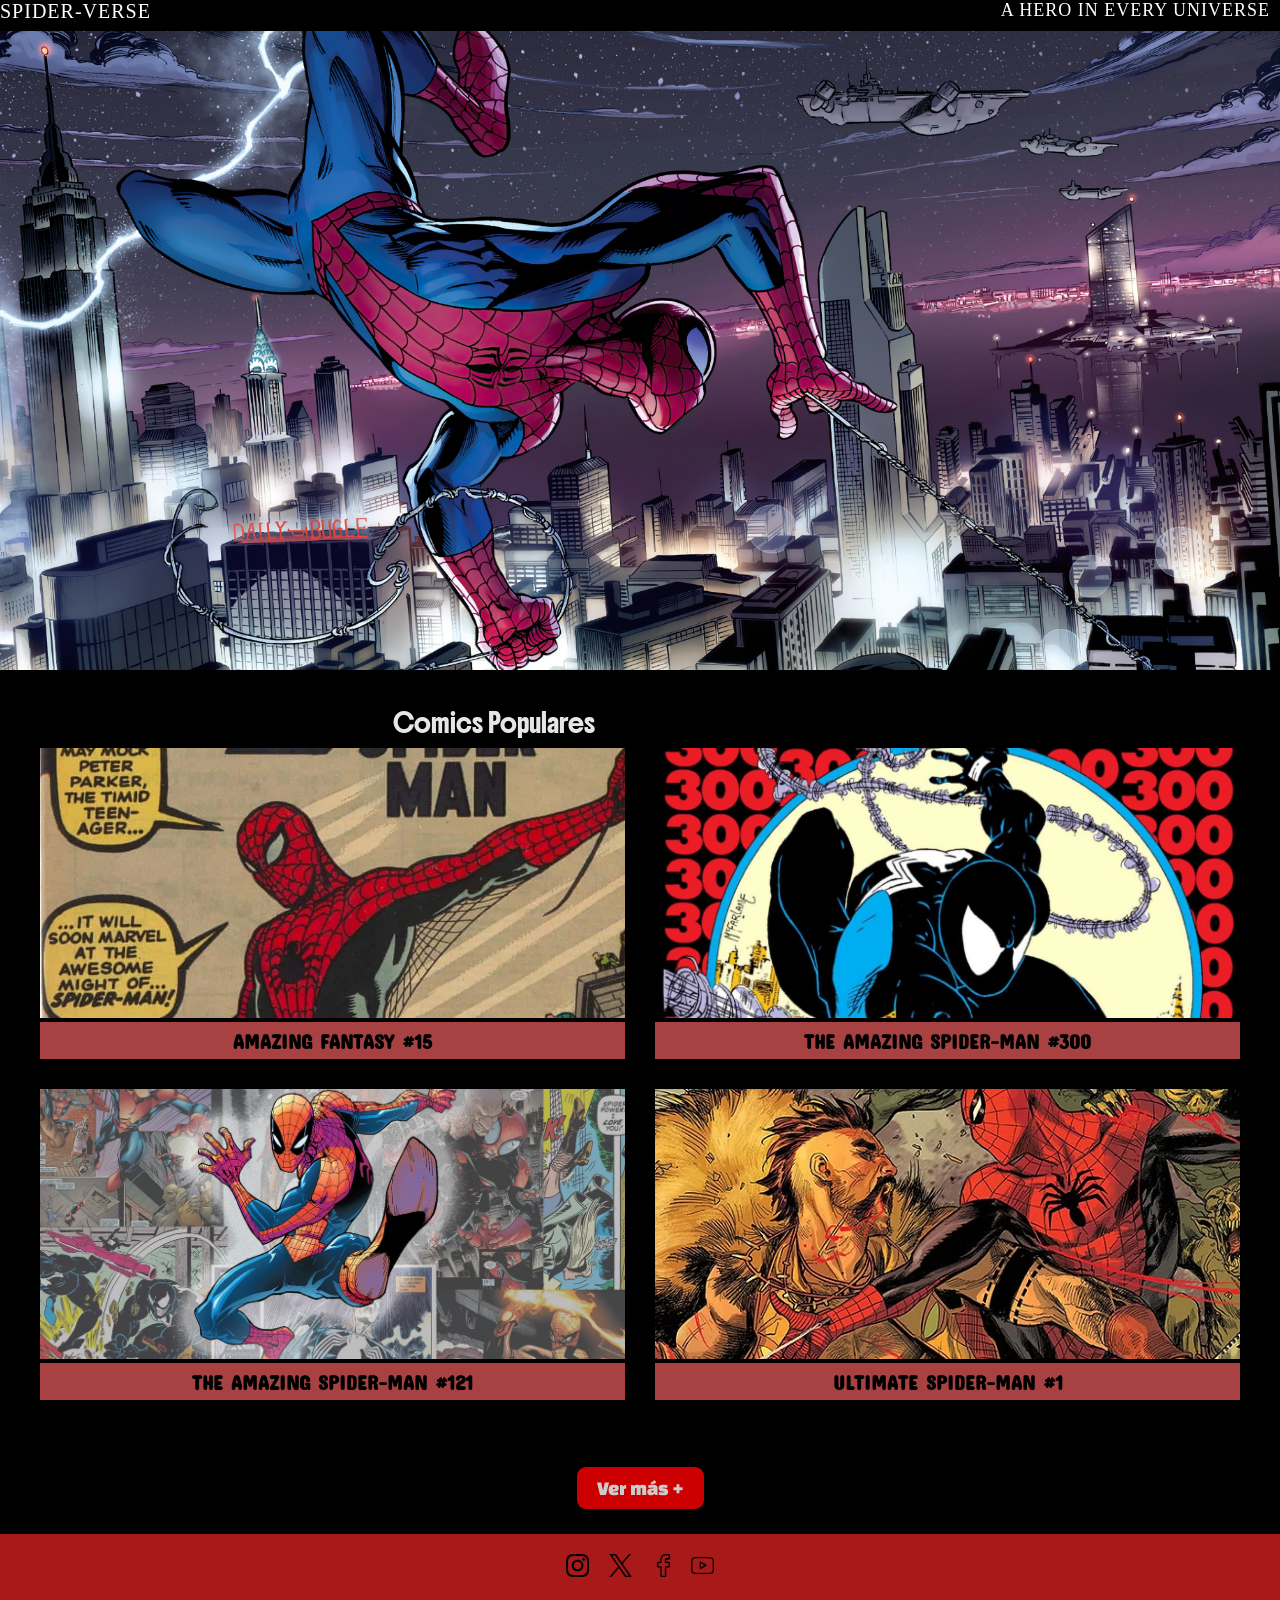
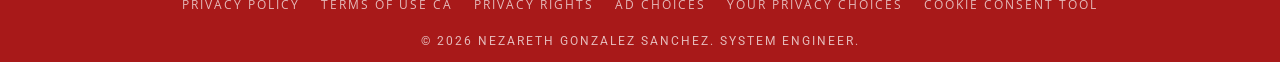
<file: comics.html>
<!DOCTYPE html>
<html style="background-color: rgb(0, 0, 0); background-repeat: no-repeat; background-size: cover;">
<head>
  <meta name="viewport" content="width=device-width, initial-scale=1.0">
  <link href="https://fonts.googleapis.com/css2?family=Bree+Serif&display=swap" rel="stylesheet">
  <link href="https://fonts.googleapis.com/css2?family=Changa+One&display=swap" rel="stylesheet">
  <link href="https://fonts.googleapis.com/css2?family=News+Cycle&display=swap" rel="stylesheet">
  <link href="https://fonts.googleapis.com/css2?family=Concert+One&display=swap" rel="stylesheet">
  <link href="https://fonts.googleapis.com/css2?family=Cinzel:wght@400;600;700&display=swap" rel="stylesheet">
  <link href="https://fonts.googleapis.com/css2?family=Open+Sans&family=Roboto&display=swap" rel="stylesheet">
  <link href="https://fonts.googleapis.com/css2?family=Boldonse&display=swap" rel="stylesheet">
  <link rel="stylesheet" href="comics.css">
<link rel="icon" href="data:image/svg+xml,
<svg xmlns='http://www.w3.org/2000/svg' viewBox='0 0 64 64'>
<rect width='64' height='64' fill='%23110f0d'/>
<polygon points='32,8 38,26 56,26 42,38 48,56 32,46 16,56 22,38 8,26 26,26'
fill='%23ff2e2e'/>
</svg>">
  
    <title>Comics</title>
</head>


<body style="margin:0;  overflow-x: hidden;">

<div style="
  background-color: rgb(0, 0, 0);
  height: 31px;
  width: 100%;
  position: fixed;
  top:0px;
  left:0px;
  margin:0;
  color:rgb(255, 255, 255);
  font-size:20px;
  letter-spacing:1px;
  z-index:9999;
">
  SPIDER-VERSE
</div>

<div style="
  background-color: rgb(0, 0, 0);
  height: 31px;
  position: fixed;
  top:0px;
  right:10px;
  margin:0;
  color:rgb(255, 255, 255);
  font-size:18px;
  letter-spacing:1px;
   z-index:9999;
">
  A HERO IN EVERY UNIVERSE
</div>
 
<div class="image">
<img src="img/comic.jpg">
</div> <br> <br>

<div class="textnew"> Comics Populares</div>

<div class="contenedor-cards">

<a href="https://archive.org/details/Amazing_Fantasy_vol1_15_201607" target="_blank" style="text-decoration:none; border-bottom:none;">
  <div class="card">
    <img src="img/comi1.jpg">
    <div class="card-text">
      <b><span style="color:rgb(0, 0, 0); font-family: 'Concert One', cursive; font-size: 20px; text-transform: uppercase;">Amazing Fantasy #15</span></b>
    </div>
  </div>
</a>

<a href="https://online.flipbuilder.com/hukh/aikq/" target="_blank" style="text-decoration:none; border-bottom:none;">
  <div class="card">
    <img src="img/comi2.jpg">
    <div class="card-text">
      <b><span style="color:rgb(0, 0, 0); font-family: 'Concert One', cursive; font-size: 20px; text-transform: uppercase;">The Amazing Spider-Man #300</span></b>
    </div>
  </div>
</a>

<a href="https://www.zipcomic.com/the-amazing-spider-man-1963-issue-121" target="_blank" style="text-decoration:none; border-bottom:none;">
  <div class="card">
    <img src="img/comi3.avif">
    <div class="card-text">
      <b><span style="color:rgb(0, 0, 0); font-family: 'Concert One', cursive; font-size: 20px; text-transform: uppercase;">The Amazing Spider-Man #121</span></b>
    </div>
  </div>
</a>

<a href="https://archive.org/details/Ultimate_Spider-Man_Comics" target="_blank" style="text-decoration:none; border-bottom:none;">
  <div class="card">
    <img src="img/comi4.avif">
    <div class="card-text">
      <b><span style="color:rgb(0, 0, 0); font-family: 'Concert One', cursive; font-size: 20px; text-transform: uppercase;">Ultimate Spider-Man #1</span></b>
    </div>
  </div>
</a>

</div> <br><br><br>

   

<center>
  <input type="checkbox" id="toggle" style="display:none;">

  <label for="toggle" class="boton">Ver más +</label>

  <p id="mensaje" style="color:rgb(255, 255, 255); font-family: 'Changa One', sans-serif; font-size: 20px;">
    Es todo por el momento… <br>
    Puedes explorar los cómics o la historia Spider-Verse. ¡Gracias por visitar!
  </p>
</center>


      <div class="barra_inferior" style="text-align:center;">
          <img src="img/insta.png" width="23px" style="vertical-align: middle;"> &nbsp; &nbsp;
          <img src="img/twi.png" width="23px" style="vertical-align: middle;"> &nbsp; &nbsp;
          <img src="img/face.png" width="23px" style="vertical-align: middle;">&nbsp; &nbsp;
          <img src="img/you.png" width="23px" style="vertical-align: middle;"> <br><br>
          <span style="color: white; font-family: 'Open Sans', sans-serif; opacity: 0.7; font-size: 13.5px; letter-spacing: 2px; font-size: 12px; text-transform: uppercase;"> Privacy Policy </span> &nbsp; &nbsp;
          <span style="color: white; font-family: 'Open Sans', sans-serif; opacity: 0.7; font-size: 13.5px; letter-spacing: 2px; font-size: 12px; text-transform: uppercase;"> Terms of Use CA </span> &nbsp; &nbsp;
          <span style="color: white; font-family: 'Open Sans', sans-serif; opacity: 0.7; font-size: 13.5px; letter-spacing: 2px; font-size: 12px; text-transform: uppercase;"> Privacy Rights </span> &nbsp; &nbsp;
          <span style="color: white; font-family: 'Open Sans', sans-serif; opacity: 0.7; font-size: 13.5px; letter-spacing: 2px; font-size: 12px; text-transform: uppercase;"> Ad Choices </span> &nbsp; &nbsp;
          <span style="color: white; font-family: 'Open Sans', sans-serif; opacity: 0.7; font-size: 13.5px; letter-spacing: 2px; font-size: 12px; text-transform: uppercase;"> Your Privacy Choices </span> &nbsp; &nbsp;
          <span style="color: white; font-family: 'Open Sans', sans-serif; opacity: 0.7; font-size: 13.5px; letter-spacing: 2px; font-size: 12px; text-transform: uppercase;"> Cookie Consent Tool </span> <br> <br>
          <span style="color: white; font-family: 'Roboto', sans-serif; opacity: 0.7; font-size: 13.65px; letter-spacing: 2px; font-size: 12px; text-transform: uppercase;"> © 2026 Nezareth Gonzalez Sanchez. System Engineer. </span> <br>
      </div>



</body>
</html>
</file>
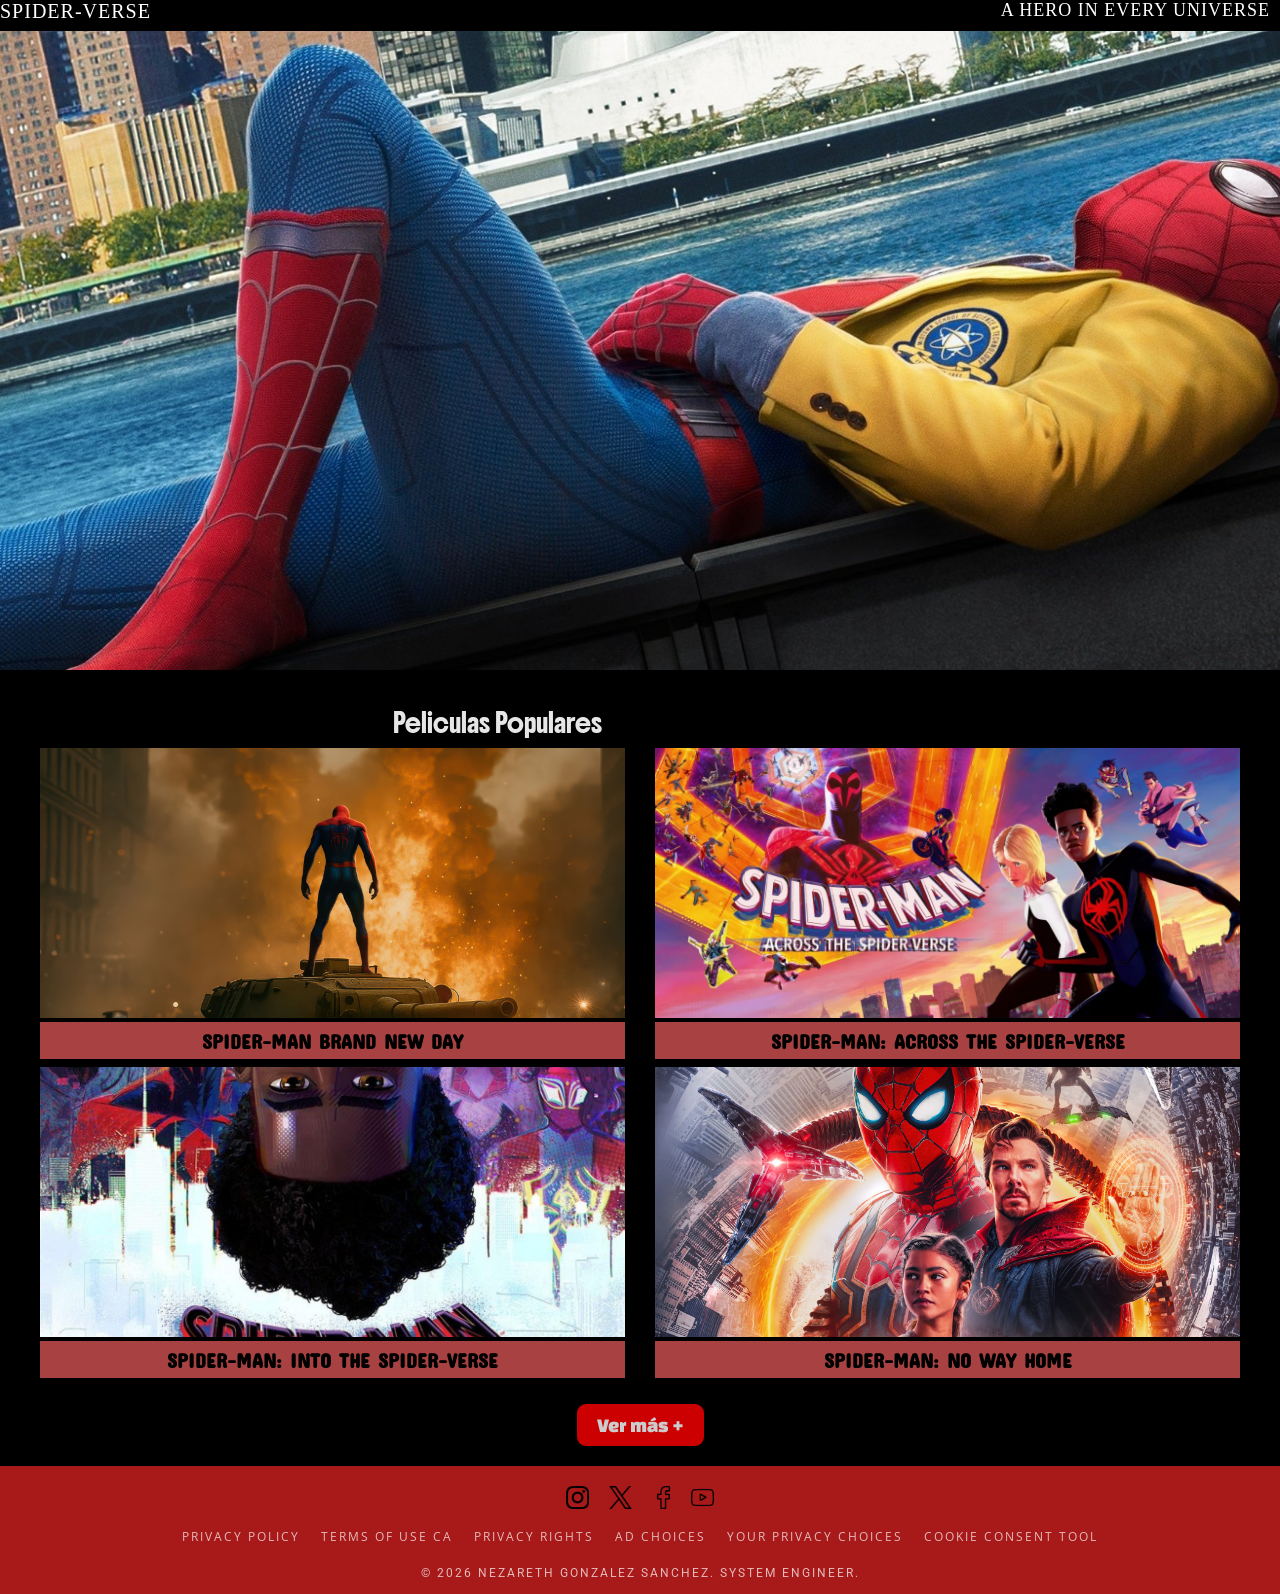
<file: peliculas.html>
<!DOCTYPE html>
<html style="background-color: rgb(0, 0, 0); background-repeat: no-repeat; background-size: cover;">
<head>
  <meta name="viewport" content="width=device-width, initial-scale=1.0">
  <link href="https://fonts.googleapis.com/css2?family=Bree+Serif&display=swap" rel="stylesheet">
  <link href="https://fonts.googleapis.com/css2?family=Changa+One&display=swap" rel="stylesheet">
  <link href="https://fonts.googleapis.com/css2?family=News+Cycle&display=swap" rel="stylesheet">
  <link href="https://fonts.googleapis.com/css2?family=Concert+One&display=swap" rel="stylesheet">
  <link href="https://fonts.googleapis.com/css2?family=Cinzel:wght@400;600;700&display=swap" rel="stylesheet">
  <link href="https://fonts.googleapis.com/css2?family=Open+Sans&family=Roboto&display=swap" rel="stylesheet">
  <link href="https://fonts.googleapis.com/css2?family=Boldonse&display=swap" rel="stylesheet">
  <link rel="stylesheet" href="peliculas.css">
  <link rel="icon" href="data:image/svg+xml,
  <svg xmlns='http://www.w3.org/2000/svg' viewBox='0 0 64 64'>
  <rect width='64' height='64' fill='%23000000'/>
  <rect x='10' y='14' width='44' height='36' fill='%23ff2e2e'/>
  <circle cx='18' cy='20' r='2' fill='white'/>
  <circle cx='46' cy='20' r='2' fill='white'/>
  <circle cx='18' cy='44' r='2' fill='white'/>
  <circle cx='46' cy='44' r='2' fill='white'/>
  </svg>">
  
    <title>Peliculas</title>
</head>


<body style="margin:0;  overflow-x: hidden;">

<div style="
  background-color: rgb(0, 0, 0);
  height: 31px;
  width: 100%;
  position: fixed;
  top:0px;
  left:0px;
  margin:0;
  color:rgb(255, 255, 255);
  font-size:20px;
  letter-spacing:1px;
  z-index:9999;
">
  SPIDER-VERSE
</div>

<div style="
  background-color: rgb(0, 0, 0);
  height: 31px;
  position: fixed;
  top:0px;
  right:10px;
  margin:0;
  color:rgb(255, 255, 255);
  font-size:18px;
  letter-spacing:1px;
   z-index:9999;
">
  A HERO IN EVERY UNIVERSE
</div>
 
<div class="image">
<img src="img/pelis.jpg">
</div> <br> <br>

<div class="textnew"> Peliculas Populares</div>


<div class="contenedor-cards">

<a href="https://www.marvel.com/movies/spider-man-brand-new-day" target="_blank" style="text-decoration:none; border-bottom:none;">
  <div class="card">
    <img src="img/peli4.jpg">
    <div class="card-text">
      <b><span style="color:rgb(0, 0, 0); font-family: 'Concert One', cursive; font-size: 20px; text-transform: uppercase;">Spider-Man Brand new day</span></b>
    </div>
  </div>
</a>

<a href="https://www.sonypictures.com/movies/spidermanacrossthespiderverse" target="_blank" style="text-decoration:none; border-bottom:none;">
  <div class="card">
    <img src="img/peli2.webp">
    <div class="card-text">
      <b><span style="color:rgb(0, 0, 0); font-family: 'Concert One', cursive; font-size: 20px; text-transform: uppercase;">Spider-Man: Across the Spider-Verse</span></b>
    </div>
  </div>
</a>

</div>

<div class="contenedor-cards">

<a href="https://www.sonypictures.com/movies/spidermanintothespiderverse" target="_blank" style="text-decoration:none; border-bottom:none;">
  <div class="card">
    <img src="img/peli1.jpg">
    <div class="card-text">
      <b><span style="color:rgb(0, 0, 0); font-family: 'Concert One', cursive; font-size: 20px; text-transform: uppercase; ">Spider-Man: Into the Spider-Verse</span></b>
    </div>
  </div>
</a>

<a href="https://www.marvel.com/movies/spider-man-no-way-home" target="_blank" style="text-decoration:none; border-bottom:none;">
  <div class="card">
    <img src="img/peli3.webp">
    <div class="card-text">
      <b><span style="color:rgb(0, 0, 0); font-family: 'Concert One', cursive; font-size: 20px; text-transform: uppercase;">Spider-Man: No Way Home</span></b>
    </div>
  </div>
</a>

</div> <br>

   

<center>
  <input type="checkbox" id="toggle" style="display:none;">

  <label for="toggle" class="boton">Ver más +</label>

  <p id="mensaje" style="color:rgb(255, 255, 255); font-family: 'Changa One', sans-serif; font-size: 20px;">
    Es todo por el momento…<br>
    Puedes explorar los cómics o la historia Spider-Verse. ¡Gracias por visitar!
  </p>
</center>



      <div class="barra_inferior" style="text-align:center;">
          <img src="img/insta.png" width="23px" style="vertical-align: middle;"> &nbsp; &nbsp;
          <img src="img/twi.png" width="23px" style="vertical-align: middle;"> &nbsp; &nbsp;
          <img src="img/face.png" width="23px" style="vertical-align: middle;">&nbsp; &nbsp;
          <img src="img/you.png" width="23px" style="vertical-align: middle;"> <br><br>
          <span style="color: white; font-family: 'Open Sans', sans-serif; opacity: 0.7; font-size: 13.5px; letter-spacing: 2px; font-size: 12px; text-transform: uppercase;"> Privacy Policy </span> &nbsp; &nbsp;
          <span style="color: white; font-family: 'Open Sans', sans-serif; opacity: 0.7; font-size: 13.5px; letter-spacing: 2px; font-size: 12px; text-transform: uppercase;"> Terms of Use CA </span> &nbsp; &nbsp;
          <span style="color: white; font-family: 'Open Sans', sans-serif; opacity: 0.7; font-size: 13.5px; letter-spacing: 2px; font-size: 12px; text-transform: uppercase;"> Privacy Rights </span> &nbsp; &nbsp;
          <span style="color: white; font-family: 'Open Sans', sans-serif; opacity: 0.7; font-size: 13.5px; letter-spacing: 2px; font-size: 12px; text-transform: uppercase;"> Ad Choices </span> &nbsp; &nbsp;
          <span style="color: white; font-family: 'Open Sans', sans-serif; opacity: 0.7; font-size: 13.5px; letter-spacing: 2px; font-size: 12px; text-transform: uppercase;"> Your Privacy Choices </span> &nbsp; &nbsp;
          <span style="color: white; font-family: 'Open Sans', sans-serif; opacity: 0.7; font-size: 13.5px; letter-spacing: 2px; font-size: 12px; text-transform: uppercase;"> Cookie Consent Tool </span> <br> <br>
          <span style="color: white; font-family: 'Roboto', sans-serif; opacity: 0.7; font-size: 13.65px; letter-spacing: 2px; font-size: 12px; text-transform: uppercase;"> © 2026 Nezareth Gonzalez Sanchez. System Engineer. </span> <br>
      </div>



</body>
</html>
</file>
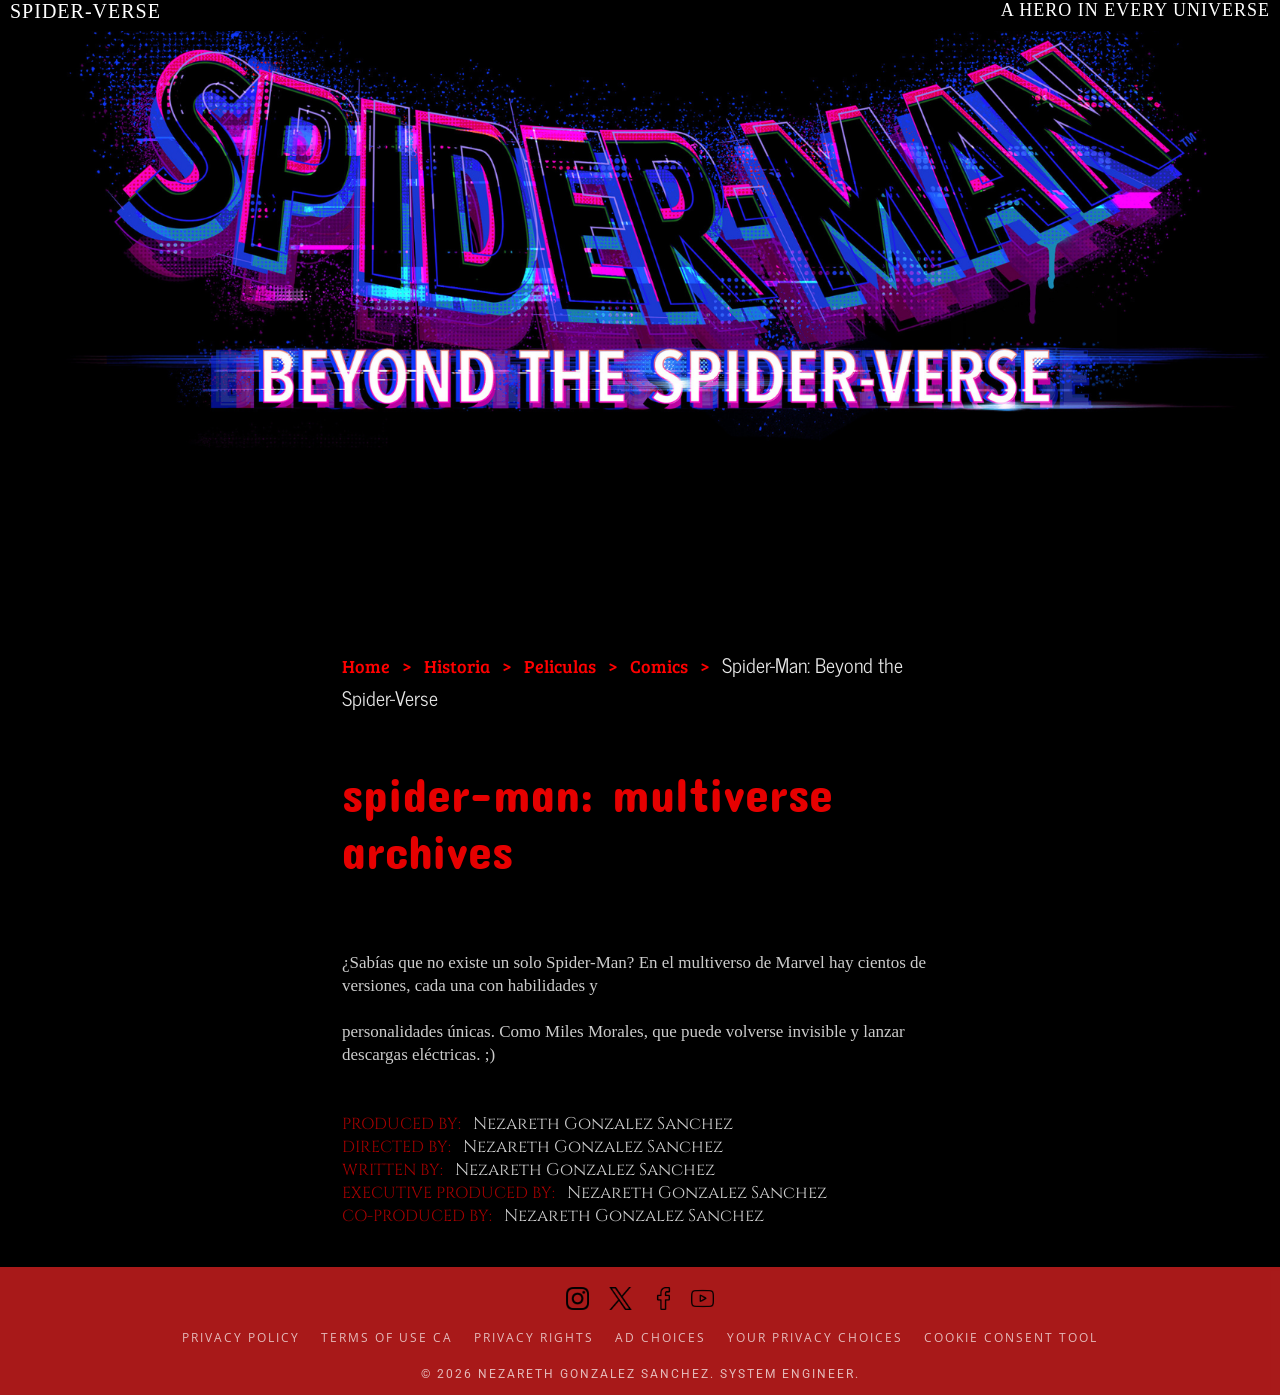
<file: principal.html>
<!DOCTYPE html>
<html style="background-color: rgb(0, 0, 0); background-repeat: no-repeat; background-size: cover;">
<head>
  <meta name="viewport" content="width=device-width, initial-scale=1.0">
  <link href="https://fonts.googleapis.com/css2?family=Bree+Serif&display=swap" rel="stylesheet">
  <link href="https://fonts.googleapis.com/css2?family=Changa+One&display=swap" rel="stylesheet">
  <link href="https://fonts.googleapis.com/css2?family=News+Cycle&display=swap" rel="stylesheet">
  <link href="https://fonts.googleapis.com/css2?family=Concert+One&display=swap" rel="stylesheet">
  <link href="https://fonts.googleapis.com/css2?family=Cinzel:wght@400;600;700&display=swap" rel="stylesheet">
  <link href="https://fonts.googleapis.com/css2?family=Open+Sans&family=Roboto&display=swap" rel="stylesheet">
  <link rel="stylesheet" href="principal.css">
  <link rel="icon" href="data:image/svg+xml,
  <svg xmlns='http://www.w3.org/2000/svg' viewBox='0 0 64 64'>
  <rect width='64' height='64' fill='%230d0c0b'/>
  <circle cx='32' cy='30' r='8' fill='%23ff2e2e'/>
  <ellipse cx='32' cy='42' rx='10' ry='12' fill='%23ff2e2e'/>
  </svg>">
    <title>Spider-Verse</title>
</head>


<body style="margin:0;  overflow-x: hidden;">

<div style="
  background-color: rgb(0, 0, 0);
  height: 31px;
  width: 100%;
  position: fixed;
  top:0px;
  left:10px;
  margin:0px;
  color:rgb(255, 255, 255);
  font-size:20px;
  letter-spacing:1px;
  z-index:9999;
">
  SPIDER-VERSE
</div>

<div style="
  background-color: rgb(0, 0, 0);
  height: 31px;
  position: fixed;
  top:0px;
  right:10px;
  margin:0;
  color:rgb(255, 255, 255);
  font-size:18px;
  letter-spacing:1px;
   z-index:9999;
">
  A HERO IN EVERY UNIVERSE
</div>
 
<img src="img/imagen.png" style="
    width:100%;
    display:block;
    height:450px;
    object-fit:cover;
    position: relative;
    top: -2px;
">


    <table class="tabla" border="0">
      <tr>
        
<td class="opciones">

  <div class="Ani">

  <a href="home.html" onmouseover="this.style.textShadow='0 0 10px red'"
     onmouseout="this.style.textShadow='none'"
     style="color:red; text-decoration:none; border-bottom:none;">
    Home  &nbsp; 
  </a> <span style="color: red;"> > </span> &nbsp;

  <a href="historia.html" target="_blank" onmouseover="this.style.textShadow='0 0 10px red'"
     onmouseout="this.style.textShadow='none'"
     style="color:red; text-decoration:none; border-bottom:none;">
     Historia  &nbsp;
  </a> <span style="color: red;"> > </span> &nbsp;

  <a href="peliculas.html" target="_blank" onmouseover="this.style.textShadow='0 0 10px red'"
     onmouseout="this.style.textShadow='none'"
     style="color:red; text-decoration:none; border-bottom:none;">
     Peliculas &nbsp;  
  </a> <span style="color: red;"> > </span> &nbsp;

  <a href="comics.html" target="_blank" onmouseover="this.style.textShadow='0 0 10px red'"
     onmouseout="this.style.textShadow='none'"
     style="color:red; text-decoration:none; border-bottom:none;">
     Comics &nbsp; 


  </a> <span style="color: red;"> > </span> &nbsp;
       <span style="color: white; font-family: 'News Cycle', sans-serif; opacity: 0.9; font-size: 20px;">  Spider-Man: Beyond the Spider-Verse </span>

      </div>

</td>
      </tr>
<tr>
        <td class="p"> 
          <p>spider-man: multiverse <br>
             archives </p>
        </td>
</tr>

  <tr>
    <td>
      
    </td>
  </tr>


        <tr>

         <td class="p2"> 
            <p>
            <span style="font-family: 'Changa', serif;">¿Sabías que no existe un solo Spider-Man? En el multiverso de Marvel hay cientos de versiones, cada una con habilidades y <br> <br>
            personalidades únicas. Como Miles Morales, que puede volverse invisible y lanzar descargas eléctricas. ;) </span> <br> <br> <br>

           <span style="color:  red; opacity: 0.8; font-size: 16px;"> PRODUCED BY: &nbsp; </span> Nezareth Gonzalez Sanchez<br>
            <span style="color: red; opacity: 0.8; font-size: 16px;"> DIRECTED BY: &nbsp; </span> Nezareth Gonzalez Sanchez<br>
            <span style="color: red; opacity: 0.8; font-size: 16px;"> WRITTEN BY: &nbsp; </span> Nezareth Gonzalez Sanchez<br>
            <span style="color: red; opacity: 0.8; font-size: 16px;"> EXECUTIVE PRODUCED BY: &nbsp; </span> Nezareth Gonzalez Sanchez<br>
            <span style="color: red; opacity: 0.8; font-size: 16px;"> CO-PRODUCED BY: &nbsp; </span> Nezareth Gonzalez Sanchez
            </p>
        </td>
        </tr>

    </table>

      <div class="barra_inferior" style="text-align:center;">
          <img src="img/insta.png" width="23px" style="vertical-align: middle;"> &nbsp; &nbsp;
          <img src="img/twi.png" width="23px" style="vertical-align: middle;"> &nbsp; &nbsp;
          <img src="img/face.png" width="23px" style="vertical-align: middle;">&nbsp; &nbsp;
          <img src="img/you.png" width="23px" style="vertical-align: middle;"> <br><br>
          <span style="color: white; font-family: 'Open Sans', sans-serif; opacity: 0.7; font-size: 13.5px; letter-spacing: 2px; font-size: 12px; text-transform: uppercase;"> Privacy Policy </span> &nbsp; &nbsp;
          <span style="color: white; font-family: 'Open Sans', sans-serif; opacity: 0.7; font-size: 13.5px; letter-spacing: 2px; font-size: 12px; text-transform: uppercase;"> Terms of Use CA </span> &nbsp; &nbsp;
          <span style="color: white; font-family: 'Open Sans', sans-serif; opacity: 0.7; font-size: 13.5px; letter-spacing: 2px; font-size: 12px; text-transform: uppercase;"> Privacy Rights </span> &nbsp; &nbsp;
          <span style="color: white; font-family: 'Open Sans', sans-serif; opacity: 0.7; font-size: 13.5px; letter-spacing: 2px; font-size: 12px; text-transform: uppercase;"> Ad Choices </span> &nbsp; &nbsp;
          <span style="color: white; font-family: 'Open Sans', sans-serif; opacity: 0.7; font-size: 13.5px; letter-spacing: 2px; font-size: 12px; text-transform: uppercase;"> Your Privacy Choices </span> &nbsp; &nbsp;
          <span style="color: white; font-family: 'Open Sans', sans-serif; opacity: 0.7; font-size: 13.5px; letter-spacing: 2px; font-size: 12px; text-transform: uppercase;"> Cookie Consent Tool </span> <br> <br>
          <span style="color: white; font-family: 'Roboto', sans-serif; opacity: 0.7; font-size: 13.65px; letter-spacing: 2px; font-size: 12px; text-transform: uppercase;"> © 2026 Nezareth Gonzalez Sanchez. System Engineer. </span> <br>
      </div>

</body>
</html>
</file>
<file: comics.css>
@media (max-width: 768px) {
  .films-container {
    grid-template-columns: 1fr;
  }
}

.textnew {
  font-family: 'Boldonse', sans-serif;
  font-size: 18px;
  color: rgb(255, 255, 255);
  opacity: 0.9;
  padding-left: 393px;
  padding-right: 400px;
}

.image {
  width: 100%;
  height: 670px;
  overflow: hidden;
}

.image img {
  width: 100%;
  height: 100%;
  object-fit: cover;
}

.contenedor-cards {
  display: grid;
  grid-template-columns: repeat(2, 1fr); 
  gap: 30px;
  max-width: 1200px; 
  margin: 8px auto; 
}

.card {
  position: relative;
  cursor: pointer;
  transition: transform 0.3s;
}

.card:hover {
  transform: scale(1.02);
}

.card img {
  width: 100%;
  height: 270px;
  object-fit: cover;
}

.card-text {
  background-color: rgba(255, 101, 101, 0.658);
  padding: 18px;
  height: 1px;
  max-height: 2px;
  display: flex;
  align-items: center;
  font-family: 'bree serif', serif;
  text-align: center;
  justify-content: center;
}

.boton {
  background-color: rgb(255, 0, 0);
  color: rgb(255, 255, 255);
  border: none;
  padding: 10px 20px;
  font-family: 'Changa One', sans-serif;
  text-align: center;
  text-decoration: none;
  display: inline-block;
  font-size: 20px;
  margin: 5px 3px;
  cursor: pointer;
  transition: transform 0.2s;
  border-radius: 9px;
  opacity: 0.8;
}

.boton:hover {
  transform: scale(1.2);
}

#mensaje {
  display: none;
}

#toggle:checked ~ #mensaje {
  display: block;
}

.barra_inferior{
  background-color: rgba(255, 39, 39, 0.658);
  height: 108px;
  width: 100%;
  margin-top: 20px;
  right: 0;
  left: 0;
  padding: 0px;
  padding-top: 20px;
}
</file>
<file: peliculas.css>
@media (max-width: 768px) {
  .films-container {
    grid-template-columns: 1fr;
  }
}

.textnew {
  font-family: 'Boldonse', sans-serif;
  font-size: 18px;
  color: rgb(255, 255, 255);
  opacity: 0.9;
  padding-left: 393px;
  padding-right: 400px;
}

.image {
  width: 100%;
  height: 670px;
  overflow: hidden;
}

.image img {
  width: 100%;
  height: 100%;
  object-fit: cover;
}

.contenedor-cards {
  display: grid;
  grid-template-columns: repeat(2, 1fr); 
  gap: 30px;
  max-width: 1200px; 
  margin: 8px auto; 
}

.card {
  position: relative;
  cursor: pointer;
  transition: transform 0.3s;
}

.card:hover {
  transform: scale(1.02);
}

.card img {
  width: 100%;
  height: 270px;
  object-fit: cover;
}

.card-text {
  background-color: rgba(255, 101, 101, 0.658);
  padding: 18px;
  height: 1px;
  max-height: 2px;
  display: flex;
  align-items: center;
  font-family: 'bree serif', serif;
  text-align: center;
  justify-content: center;
}

.boton {
  background-color: rgb(255, 0, 0);
  color: rgb(255, 255, 255);
  border: none;
  padding: 10px 20px;
  font-family: 'Changa One', sans-serif;
  text-align: center;
  text-decoration: none;
  display: inline-block;
  font-size: 20px;
  margin: 0px;
  cursor: pointer;
  transition: transform 0.2s;
  border-radius: 9px;
  opacity: 0.8;
}

.boton:hover {
  transform: scale(1.2);
}

#mensaje {
  display: none;
}

#toggle:checked ~ #mensaje {
  display: block;
}

.barra_inferior{
  background-color: rgba(255, 39, 39, 0.658);
  height: 108px;
  width: 100%;
  margin-top: 20px;
  right: 0;
  left: 0;
  padding: 0px;
  padding-top: 20px;
}
</file>
<file: principal.css>
@media (max-width: 768px) {
  .films-container {
    grid-template-columns: 1fr;
  }
}

.tabla{ 
  width: 100%;
  margin-top: 195px;
}

.opciones{
  font-family: 'Bree Serif', serif;
  font-size: 18px;
  right: 11px;
  padding-left: 340px;
  padding-right: 340px;
}

.p{
  font-family: 'Concert One', cursive;
  font-size: 48px;
  color: rgb(255, 0, 0);
  opacity: 0.9;
  margin-top: 0px;
  padding-left: 340px;
  padding-right: 340px;
  padding-top: 0px;
  margin: 0px;
}

.p2{
  font-family: 'Cinzel', serif;
  font-size: 17px;
  color: rgb(255, 255, 255);
  opacity: 0.8;
  margin-top: 0px;
  padding-left: 340px;
  padding-right: 340px;
  padding-top: 0px;
}

.p, .p2, .opciones {
  width: 100%;
  max-width: 900px;
  margin: auto;
}

.barra_inferior{
  background-color: rgba(255, 39, 39, 0.658);
  height: 108px;
  width: 100%;
  margin-top: 20px;
  right: 0;
  left: 0;
  padding: 0px;
  padding-top: 20px;
}
</file>
